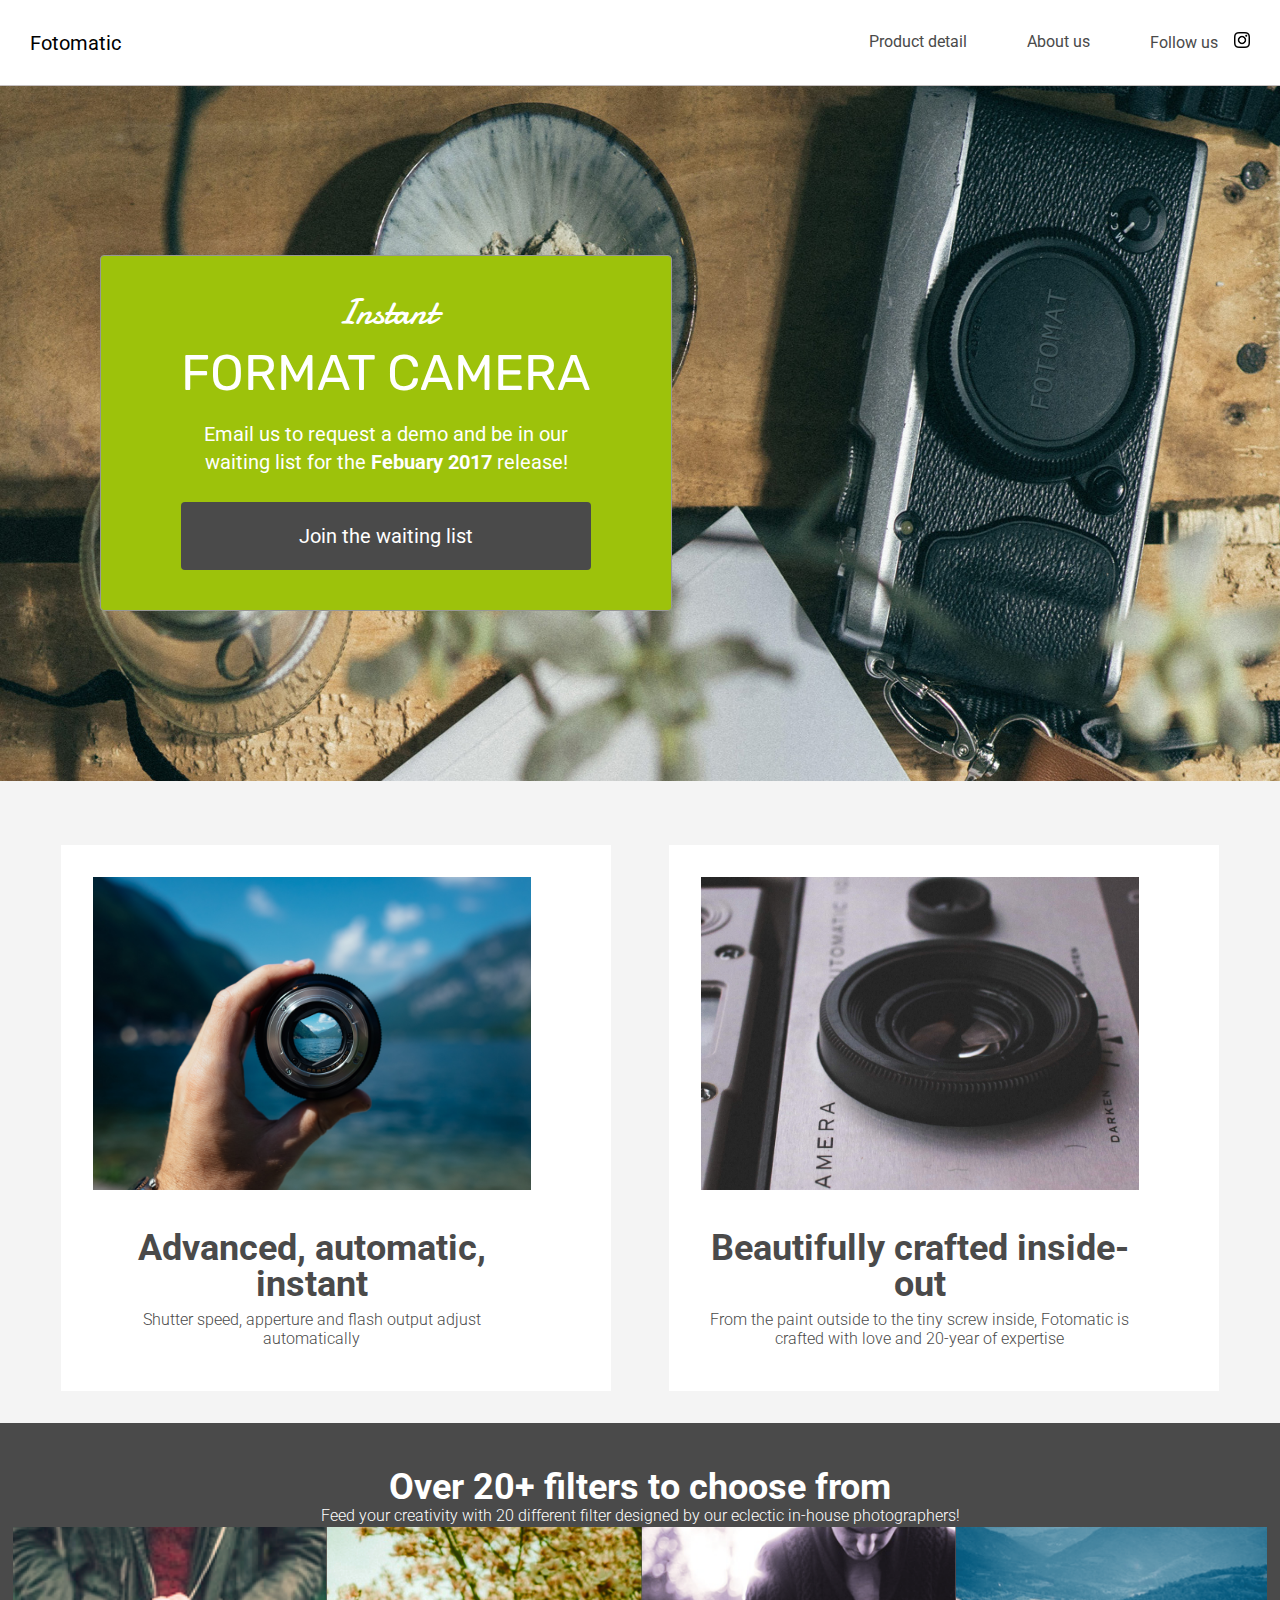
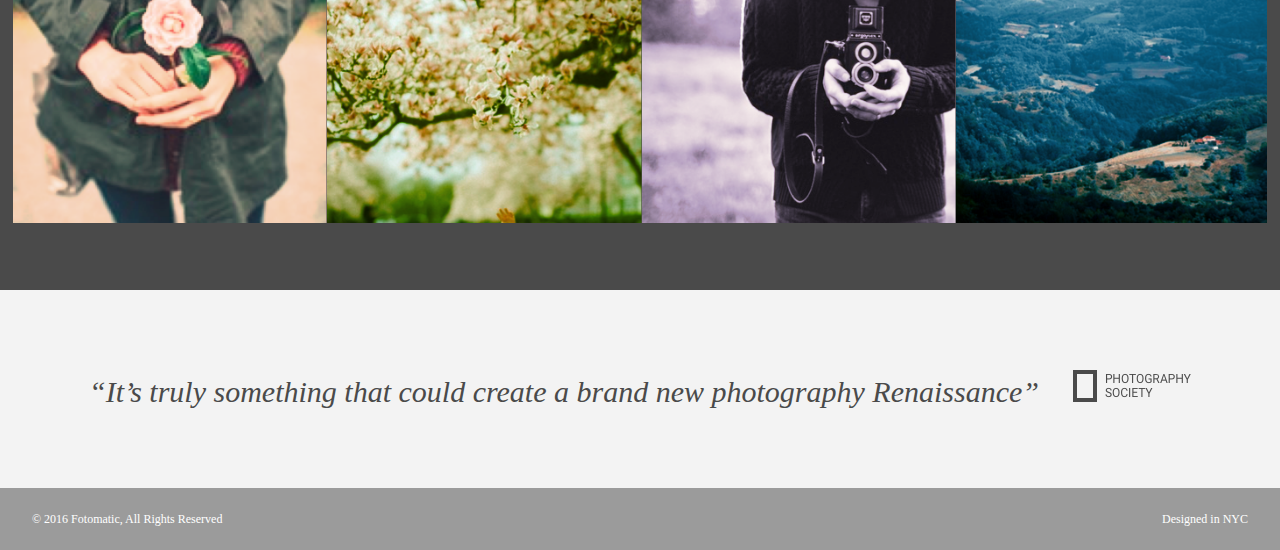
<file: index.html>
<!DOCTYPE html>
<html>
<head>
  <meta name="viewport" content="width=device-width, initial-scale=1">
  <link rel="stylesheet" href="./resources/css/reset.css">
  <link href="https://fonts.googleapis.com/css?family=Damion" rel="stylesheet">
  <link href="https://fonts.googleapis.com/css?family=Rubik" rel="stylesheet">
  <link href="https://fonts.googleapis.com/css?family=Roboto:300,400,600,700" rel="stylesheet">
  <link rel="stylesheet" href="./resources/css/style.css">
  <meta charset="UTF-8">
</head>
<body>
  <!-- Header -->
  <header>
      <div class="header-content">
        <div>
          <a href="index.html" class="fotomatic">Fotomatic</a>
        </div>

        <nav class="desktop">
          <ul class="horiz">
            <li><a href="#">Product detail</a></li>
            <li><a href="#">About us</a></li>
            <li><a href="https://www.instagram.com/">Follow us <img class="icon" src="./resources/images/instagram.png"></a></li>
          </ul>
        </nav>
        <nav class="mobile">
          <ul>
            <li><a href="#"><img src="./resources/images/ic-logo.svg"></a></li>
            <li><a href="#"><img src="./resources/images/ic-product-detail.svg"></a></li>
            <li><a href="#"><img src="./resources/images/ic-about-us.svg"></a></li>
            <li><a href="#" class="button">Join us</a></li>
          </ul>
        </nav>
      </div>
  </header>

  <!-- Main Content -->
  <div class="main-content">

    <!-- Sign Up Section -->
    <div id="sign-up-section" class="banner">
      <div id="sign-up-cta">
        <div class="content center">
          <div class="header">
            <h2 class="cursive">Instant</h2>
            <h1 class="striking">FORMAT CAMERA</h1>
          </div>
          <div class="email">
            <span>
              Email us to request a demo and be in our waiting list for the <strong>Febuary 2017</strong> release!
            </span>
            <div class="button">Join the waiting list</div>
          </div>
        </div>
      </div>
    </div>

    <!-- Features Section -->
    <div class="content center"> <!--<div class="center"> -->
      <div id="features-section">
        <div class="feature">
          <div class="image-container">
            <img src="./resources/images/feature-1.png" />
          </div>
          <div class="feature-text">
            <h2>Advanced, automatic, instant</h2>
            <h3>Shutter speed, apperture and flash output adjust automatically</h3>
          </div>
        </div>
        <div class="feature">
          <div class="image-container">
            <img src="./resources/images/feature-2.png" />
          </div>
          <div class="feature-text">
            <h2>Beautifully crafted inside-out</h2>
            <h3>From the paint outside to the tiny screw inside, Fotomatic is crafted with love and 20-year of expertise</h3>
          </div>
        </div>
      </div>
    </div>

    <!-- Filters Section -->
    <div id="filters-section">
      <div class="content center">
        <h2>Over 20+ filters to choose from</h2>
        <h3>Feed your creativity with 20 different filter designed by our eclectic in-house photographers!</h3>
      </div>
      <div class="images-container">
        <div>
          <img src="./resources/images/filter-1.png">
        </div>
        <div>
          <img src="./resources/images/filter-2.png">
        </div>
        <div>
          <img src="./resources/images/filter-3.png">
        </div>
<!--        <div class="image-container extra"> -->
        <div class="extra">
          <img src="./resources/images/filter-4.png">
        </div>
      </div>
    </div>

    <!-- Quotes Section -->
    <div id="quotes-section">
      <div class="content center">
        <span class="quote">“It’s truly something that could create a brand new photography Renaissance”</span>
        <img class="quote-citation" src="./resources/images/photography-logo.png" />
      </div>
    </div>

    <!-- Footer -->
    <footer>
      <div class="content">
        <span class="copyright">© 2016  Fotomatic, All Rights Reserved</span>
        <span class="location">Designed in NYC</span>
      </div>
    </footer>

  </div>
</body>
</html>
</file>
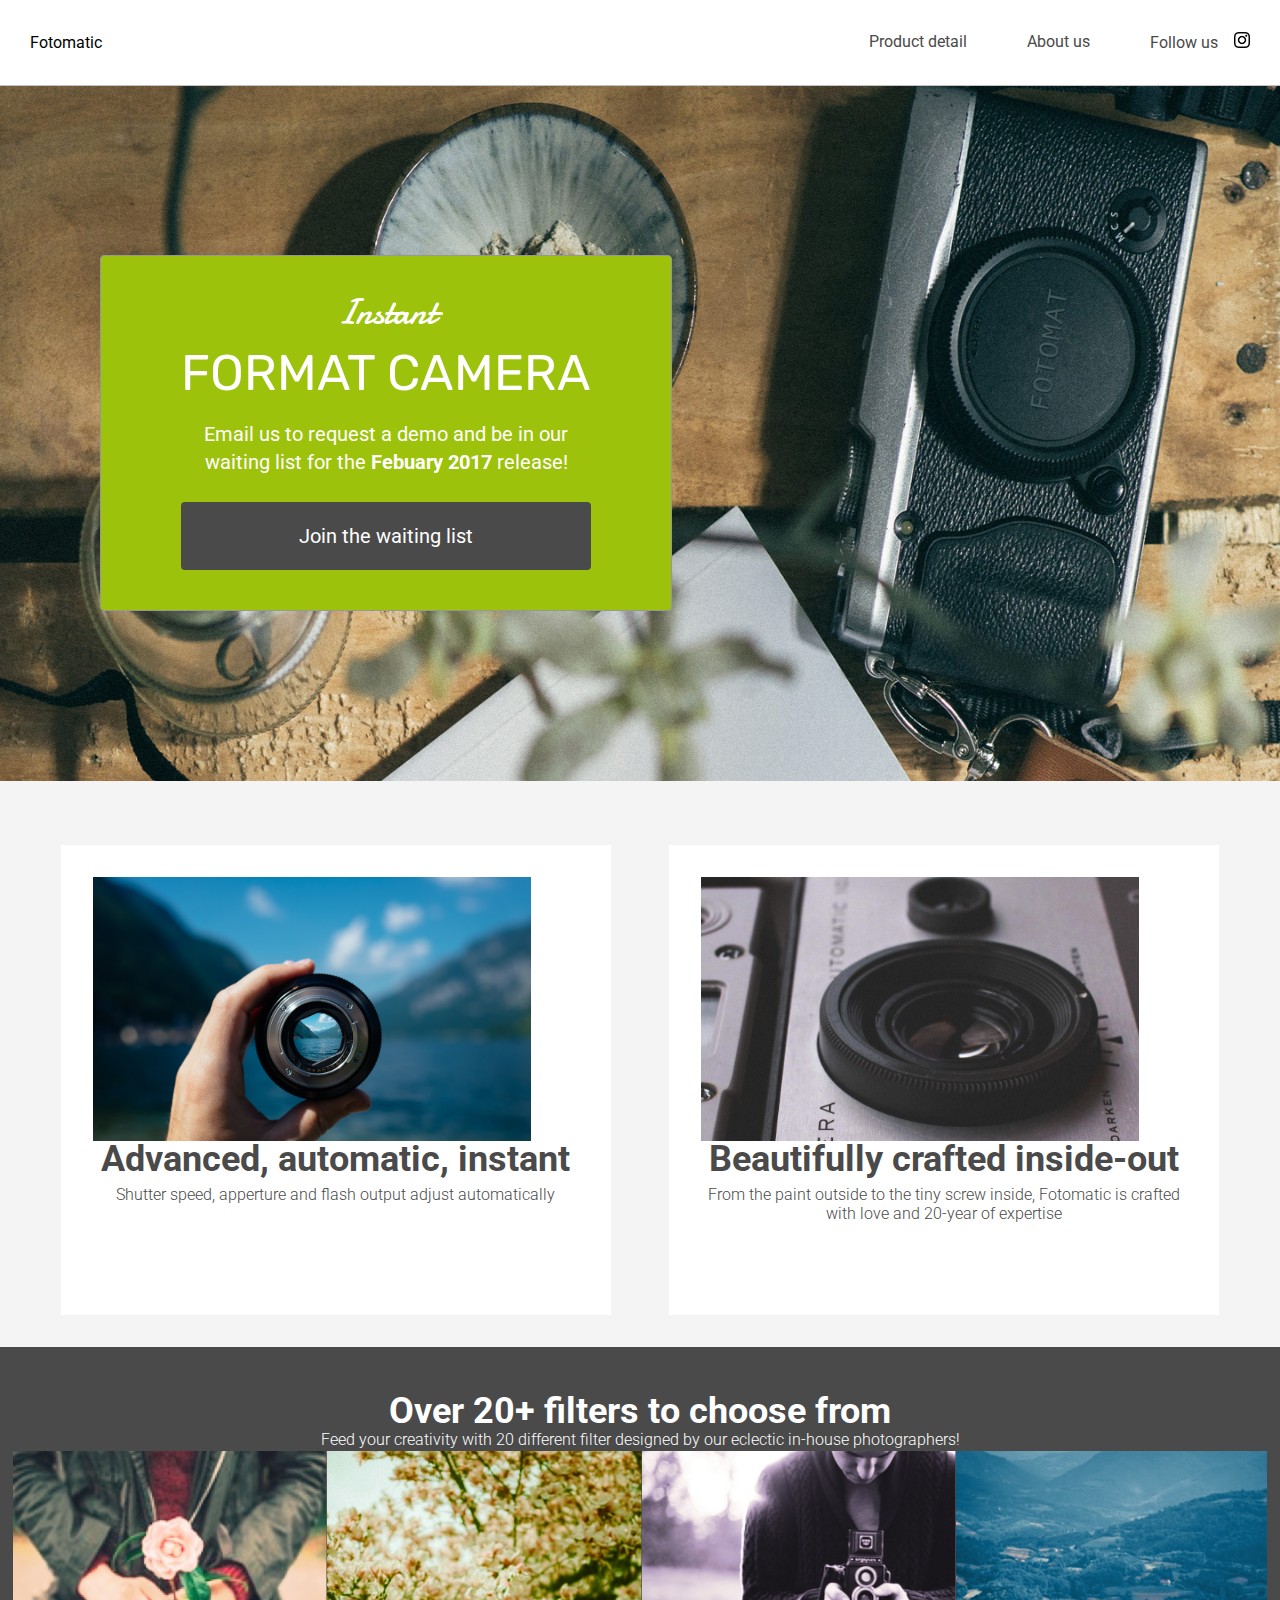
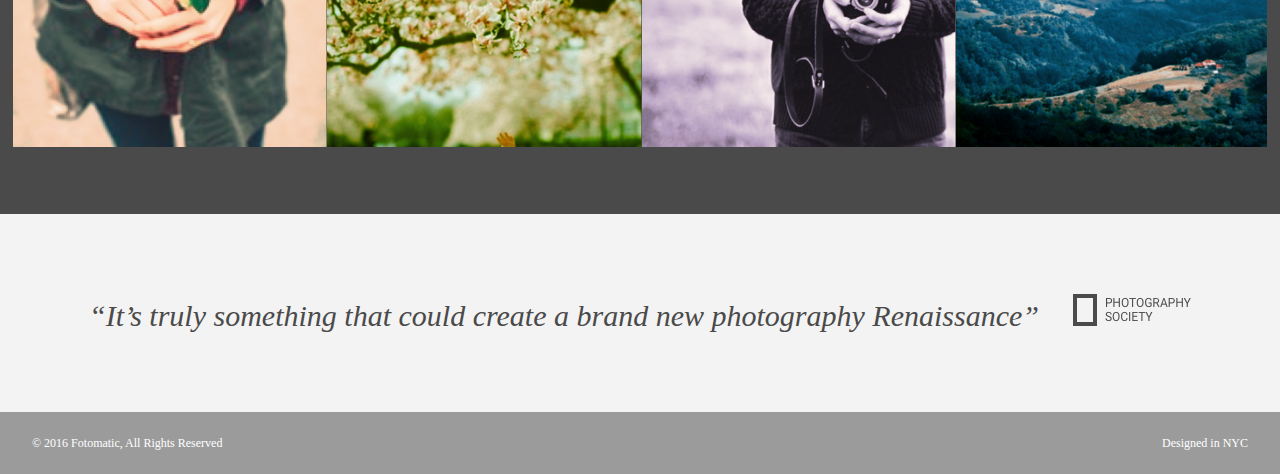
<file: index1.html>
<!DOCTYPE html>
<html>
<head>
  <meta name="viewport" content="width=device-width, initial-scale=1">
  <link rel="stylesheet" href="./resources/css/reset.css">
  <link href="https://fonts.googleapis.com/css?family=Damion" rel="stylesheet">
  <link href="https://fonts.googleapis.com/css?family=Rubik" rel="stylesheet">
  <link href="https://fonts.googleapis.com/css?family=Roboto:300,400,600,700" rel="stylesheet">
  <link rel="stylesheet" href="./resources/css/style.css">
  <meta charset="UTF-8">
</head>
<body>
  <!-- Header -->
  <header>
      <div class="header-content">
        <div>
          <a href="index.html" class="desktop logo">Fotomatic</a>
        </div>

        <nav class="desktop">
          <ul class="horiz">
            <li><a href="#">Product detail</a></li>
            <li><a href="#">About us</a></li>
            <li><a href="https://www.instagram.com/">Follow us <img class="icon" src="./resources/images/instagram.png"></a></li>
          </ul>
        </nav>
        <nav class="mobile">
          <ul>
            <li><a href="#"><img src="./resources/images/ic-logo.svg"></a></li>
            <li><a href="#"><img src="./resources/images/ic-product-detail.svg"></a></li>
            <li><a href="#"><img src="./resources/images/ic-about-us.svg"></a></li>
            <li><a href="#" class="button">Join us</a></li>
          </ul>
        </nav>
      </div>
  </header>

  <!-- Main Content -->
  <div class="main-content">

    <!-- Sign Up Section -->
    <div id="sign-up-section" class="banner">
      <div id="sign-up-cta">
        <div class="content center">
          <div class="header">
            <h2 class="cursive">Instant</h2>
            <h1 class="striking">FORMAT CAMERA</h1>
          </div>
          <div class="email">
            <span>
              Email us to request a demo and be in our waiting list for the <strong>Febuary 2017</strong> release!
            </span>
            <div class="button">Join the waiting list</div>
          </div>
        </div>
      </div>
    </div>

    <!-- Features Section -->
    <div class="content center"> <!--<div class="center"> -->
      <div id="features-section">
        <div class="feature">
          <div class="image-container">
            <img src="./resources/images/feature-1.png" />
          </div>
          <div>
            <h2>Advanced, automatic, instant</h2>
            <h3>Shutter speed, apperture and flash output adjust automatically</h3>
          </div>
        </div>
        <div class="feature">
          <div class="image-container">
            <img src="./resources/images/feature-2.png" />
          </div>
          <div>
            <h2>Beautifully crafted inside-out</h2>
            <h3>From the paint outside to the tiny screw inside, Fotomatic is crafted with love and 20-year of expertise</h3>
          </div>
        </div>
      </div>
    </div>

    <!-- Filters Section -->
    <div id="filters-section">
      <div class="content center">
        <h2>Over 20+ filters to choose from</h2>
        <h3>Feed your creativity with 20 different filter designed by our eclectic in-house photographers!</h3>
      </div>
      <div class="images-container">
        <div class="image-container">
          <img src="./resources/images/filter-1.png" />
        </div>
        <div class="image-container">
          <img src="./resources/images/filter-2.png" />
        </div>
        <div class="image-container">
          <img src="./resources/images/filter-3.png" />
        </div>
<!--        <div class="image-container extra"> -->
        <div class="image-container extra">
          <img src="./resources/images/filter-4.png" />
        </div>
      </div>
    </div>

    <!-- Quotes Section -->
    <div id="quotes-section">
      <div class="content center">
        <span class="quote">“It’s truly something that could create a brand new photography Renaissance”</span>
        <img class="quote-citation" src="./resources/images/photography-logo.png" />
      </div>
    </div>

    <!-- Footer -->
    <footer>
      <div class="content">
        <span class="copyright">© 2016  Fotomatic, All Rights Reserved</span>
        <span class="location">Designed in NYC</span>
      </div>
    </footer>

  </div>
</body>
</html>
</file>
<file: resources/css/style.css>
/* Universal Styles */

html {
  font-family: "Roboto", sans-serif;
  font-size: 16px;
}

.main-content {
  position: relative;
  top: 5.3125rem; /* To offset for fixed header. */
  background-color: #f4f4f4;
}
.content {
  width: 100%;
}
.center {
  text-align: center;
  align-items: center;
}

.button {
  border-radius: 4px;
  background-color: #4a4a4a;
  color: white;
}

.image-container {
  overflow: hidden;
}

.image-container img {
  max-width: 100%
  height: auto;
}

@media only screen and (max-width: 960px) {
  .main-content {
    top: 2.5625rem;
  }
}

/* Header */

header {
  position: fixed;
  width: 100%;
  height: 5.3125rem;
  border-bottom: solid 1px #c6c1c1;
  background-color: white;
  display:flex;
  align-items: center;
  z-index: 2;
}

.header-content {
  width: 100%;
  display: flex;
  flex-direction: row;
  align-items: center;
  justify-content: space-between;
  padding-left: 1.875rem;
  padding-right: 1.875rem;
}
.fotomatic {
 font-size: 1.25rem;
}
.desktop {
  display: flex;
  flex-direction: row;
}
ul.horiz li {
  display: inline;
}
header nav ul {
  color: red: /*#4A4A4A; */
}

nav li {
  padding-left: 3.5rem;
}

nav a {
  vertical-align: bottom;
  line-height: 1.6;
  font-size: 1rem;
  color: #4a4a4a;
}

header .icon {
  width: 1rem;
  padding-left: .75rem;
}

header .mobile {
  display: none;
}

@media only screen and (max-width: 960px) {
  header .desktop {
    display: none;
  }
  header .fotomatic {
    display: none;
  }
  header {
    height: 3rem;
  }
  header .mobile {
    display: block;
    width: 100%;
  }

  header .content {
    padding: .5rem 0;
  }

  header .mobile ul {
    display: flex;
    justify-content: space-around;
    align-items: center;
    width: 100%;
  }

  header .mobile li {
    padding: 0;
  }

  header .mobile .button {
    padding: .1875rem .5rem;
    background-color: #9dc20b;
    line-height: 1.6;
    color: white;
    border-radius: 0.25rem;
  }
}

/* Sign Up Section */

#sign-up-section {
  display: flex;
  justify-content: flex-start;
  align-items: flex-start;
  height: 43.5rem;
}
.banner {
  display: flex;
  background-image: url(../images/banner-landingpage.jpg);
  background-repeat: no-repeat;
  background-size: 100% 100%;
  background-position: bottom;
/*  flex-shrink: 0.5;*/
}
#sign-up-cta {
  padding: 0 5rem 2.5rem 5rem;
  border: solid 1px #979797;
  border-radius: 4px;
  background-color: #9dc20b;
  margin-left: 100px;
  margin-top: 170px;
}

#sign-up-cta .content {
  width: 25.625rem;
  margin-top: 2rem;
  font-family: "Roboto", sans-serif;
  font-size: 1.25rem;
  line-height: 1.4;
  color: white;
}

#sign-up-cta h1 {
  font-size: 3.125rem;
}

#sign-up-cta h2 {
  font-size: 2.25rem;
}

#sign-up-cta span strong {
  font-weight: bold;
}

#sign-up-cta .cursive {
  font-family: "Damion", cursive;
}

#sign-up-cta .striking {
  font-family: "Rubik", sans-serif;
  padding-bottom: .75rem;
}

#sign-up-cta .button {
  margin-top: 1.625rem;
  padding: 1.25rem 7.25rem;
}

@media only screen and (max-width: 960px) {
  #sign-up-section {
    align-items: center;
    justify-content: center;
    height: 28rem;
  }

  #sign-up-cta {
    position: static;
    width: auto;
    height: auto;
    background-color: transparent;
    border: none;
  }

  #sign-up-cta .content {
    margin-top: 0;
  }

  #sign-up-cta .email {
    display: none;
  }

  #sign-up-cta h1 {
    font-size: 3.125rem;
  }

  #sign-up-cta h2 {
    font-size: 2.25rem;
  }
}

@media only screen and (max-width: 480px) {
  #sign-up-section {
    height: 20rem;
  }

  #sign-up-cta h1 {
    font-size: 2.25rem;
  }

  #sign-up-cta h2 {
    font-size: 2rem;
  }
}

/* Features Section */
/*#features-section .content {
  display: flex;
  flex-direction: row;
  align-items: center;
  align-content: center;
  justify-content: space-between;
  padding: 4rem 5% 4rem 5%;
  background-color: #f3f3f3;
}*/
#features-section {
  position: relative;
  display: flex;
  flex-direction: row;
  padding: 2rem;
  justify-content: space-around;
  height: auto; /*46.5rem;*/
  padding-top: 4rem;
}
.feature {
  display: flex;
  flex-direction: column;
  padding: 2rem;
  background-color: white;
  height:auto;    /*39.6875rem; */
  position: relative;
  width: 40%;
/*  border: 2px solid red; */
}

.feature .image-container {
  width: 90%;
  height: 65%;
  /*margin: 0 auto;
  height: auto;*/
}
.feature img {
/*  border: 3px dashed red;*/
  max-width: 100%;
/*  height: auto;
  padding-bottom: 2.5rem; */
}
.feature-text {
  max-width: 90%;
  padding-top: 2.5rem;
}
.feature h2 {
  padding-bottom: .5rem;
  font-size: 2.25rem;
  font-weight: bold;
  color: #4a4a4a;
}

.feature h3 {
  font-size: 1rem;
  line-height: 1.2;
  font-weight: 300;
  color: #4a4a4a;
}

@media only screen and (max-width: 960px) {
  .feature h2 {
    font-size: 1.125rem;
    line-height: 1.3;
    font-weight: normal;
  }

  .feature h3 {
    font-size: .875rem;
    line-height: 1.4;
  }
}

@media only screen and (max-width: 480px) {
  #features-section {
    flex-direction: column;
    width: 100%;
    padding: 0;
  }
  .feature .image-container {
    width: 100%;
    height: 65%;
  }
  .feature {
    display: flex;
    flex-direction: column;
    padding: 2rem;
    background-color: white;
    width: 100%;
    height:auto;    /*39.6875rem; */
    position: relative;
  }
}

/* Filters Section */

#filters-section {
  display: flex;
  flex-direction: column;
  position: relative;
  padding-top: 2.875rem;
  background-color: #4a4a4a;
  width: 100%;
  height: auto;
/*  border: 3px dashed blue;*/
}

#filters-section .content {

}

#filters-section .content h2 {
  font-size: 2.25rem;
  font-weight: bold;
  color: white;
}

#filters-section .content h3 {
  font-size: 1rem;
  line-height: 1.4;
  font-weight: 300;
  color: white;
  height: auto;
}

#filters-section .images-container {
   display: flex;
   position: relative;
   width: 98%;
   height: 100%;
  padding-left: 1%;
  padding-right: 1%;
  padding-bottom: 4rem;
}
#filters-section img {
/*  border: 3px dashed red;*/
  max-width: 100%;
  height: auto;
}

@media only screen and (max-width: 960px) {
  #filters-section {
    padding: 1.5rem 0 0 0;
  }

  #filters-section .content {
    margin-bottom: 1rem;
  }

  #filters-section .content h2 {
    padding-bottom: .625rem;
    font-size: 1.125rem;
    line-height: 1.3;
    font-weight: normal;
  }

  #filters-section .content h3 {
    font-size: .875rem;
    line-height: 1.4;
  }

  #filters-section .images-container {
    padding: 0;
  }

  #filters-section .extra {
    display: none;
  }
}

/* Quotes Section */

#quotes-section {
  background-color: #f3f3f3;
  padding-top: 5rem;
  padding-bottom: 5rem;

}

#quotes-section content {
  padding: 5rem 0;
}

#quotes-section span.quote {
  padding-right: 1.875rem;
  font-family: "Palatino", serif;
  font-size: 1.875rem;
  line-height: 1.1;
  font-style: italic;
  color: #4a4a4a;
}

#quotes-section quote-citation {
  height: 1.875rem;
}

@media only screen and (max-width: 960px) {
  #quotes-section content {
    padding: 1.875rem .625rem;
  }

  #quotes-section quote {
    font-size: 1.5rem;
    line-height: 1.4;
  }

  #quotes-section quote-citation {
    display: block;
    padding-top: 1rem;
    margin: auto;
  }
}

/* Footer */

footer {
  background-color: #9b9b9b;
  display: flex;
  align-items: center;
/*  padding: 1.5rem 2rem; */
  height: 62px;
}

footer .content {
  color: white;
  display: flex;
  font-family: Roboto-Regular;
  font-size: .75rem;
  padding-left: 2rem;
  padding-right: 2rem;

}

footer .copyright {
  flex-grow: 1;
}

@media only screen and (max-width: 960px) {
  footer .content {
    font-size: .625rem;
  }
}
</file>
